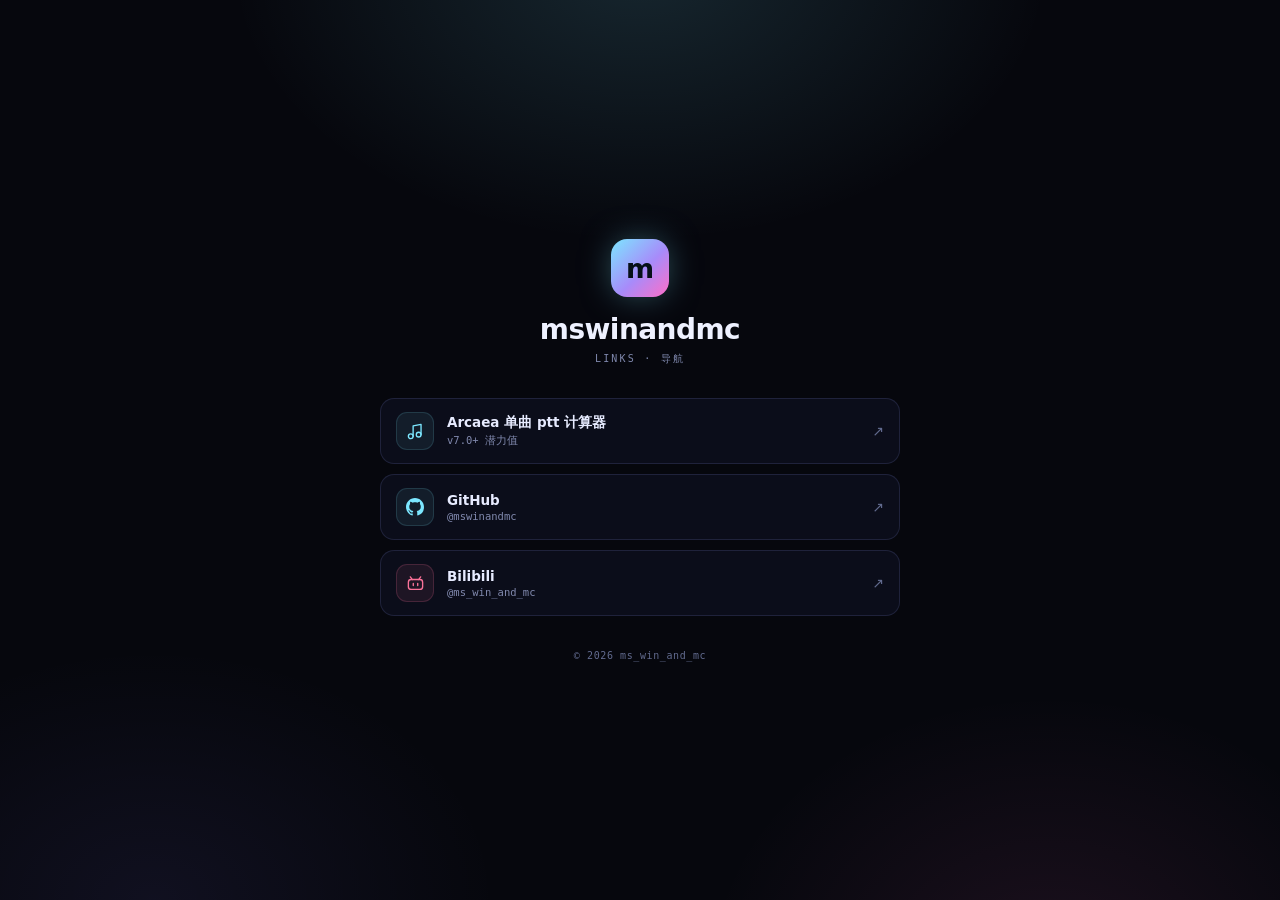
<file: index.html>
<!DOCTYPE html>
<html lang="zh-CN">
<head>
<meta charset="UTF-8" />
<meta name="viewport" content="width=device-width, initial-scale=1" />
<title>ms_win_and_mc的神秘小网站</title>
<meta name="theme-color" content="#06070d" />
<link rel="canonical" href="https://mswinandmc.github.io/" />
<link rel="icon" href="favicon.svg" type="image/svg+xml" />
<link rel="stylesheet" href="styles.css" />
</head>
<body>
<div class="bg" aria-hidden="true"></div>

<main class="page">
  <header class="head">
    <div class="mark" aria-hidden="true">m</div>
    <h1>mswinandmc</h1>
    <p class="sub">LINKS · 导航</p>
  </header>

  <nav class="links" aria-label="链接">
    <a class="link" href="arcaea-ptt/index.html">
      <span class="ico" aria-hidden="true">
        <svg viewBox="0 0 24 24" width="19" height="19" fill="none" stroke="currentColor" stroke-width="1.7" stroke-linecap="round" stroke-linejoin="round">
          <path d="M9 18V5l10-2v13" />
          <circle cx="6" cy="18" r="3" />
          <circle cx="16" cy="16" r="3" />
        </svg>
      </span>
      <span class="txt">
        <b>Arcaea 单曲 ptt 计算器</b>
        <small>v7.0+ 潜力值</small>
      </span>
      <span class="arrow" aria-hidden="true">↗</span>
    </a>

    <a class="link" href="https://github.com/mswinandmc" target="_blank" rel="noreferrer">
      <span class="ico" aria-hidden="true">
        <svg viewBox="0 0 16 16" width="18" height="18" fill="currentColor"><path d="M8 0C3.58 0 0 3.58 0 8c0 3.54 2.29 6.53 5.47 7.59.4.07.55-.17.55-.38 0-.19-.01-.82-.01-1.49-2.01.37-2.53-.49-2.69-.94-.09-.23-.48-.94-.82-1.13-.28-.15-.68-.52-.01-.53.63-.01 1.08.58 1.23.82.72 1.21 1.87.87 2.33.66.07-.52.28-.87.51-1.07-1.78-.2-3.64-.89-3.64-3.95 0-.87.31-1.59.82-2.15-.08-.2-.36-1.02.08-2.12 0 0 .67-.21 2.2.82.64-.18 1.32-.27 2-.27s1.36.09 2 .27c1.53-1.04 2.2-.82 2.2-.82.44 1.1.16 1.92.08 2.12.51.56.82 1.27.82 2.15 0 3.07-1.87 3.75-3.65 3.95.29.25.54.73.54 1.48 0 1.07-.01 1.93-.01 2.2 0 .21.15.46.55.38A8.01 8.01 0 0 0 16 8c0-4.42-3.58-8-8-8Z"/></svg>
      </span>
      <span class="txt">
        <b>GitHub</b>
        <small>@mswinandmc</small>
      </span>
      <span class="arrow" aria-hidden="true">↗</span>
    </a>

    <a class="link link--bili" href="https://space.bilibili.com/en/496241761" target="_blank" rel="noreferrer">
      <span class="ico" aria-hidden="true">
        <svg viewBox="0 0 24 24" width="19" height="19" fill="none" stroke="currentColor" stroke-width="1.7" stroke-linecap="round" stroke-linejoin="round">
          <rect x="3" y="7" width="18" height="12.5" rx="3.5" />
          <path d="M8 7 5.5 3.6M16 7l2.5-3.4" />
          <path d="M9.2 12v2.6M14.8 12v2.6" />
        </svg>
      </span>
      <span class="txt">
        <b>Bilibili</b>
        <small>@ms_win_and_mc</small>
      </span>
      <span class="arrow" aria-hidden="true">↗</span>
    </a>
  </nav>

  <footer class="foot">© 2026 ms_win_and_mc</footer>
</main>
</body>
</html>
</file>
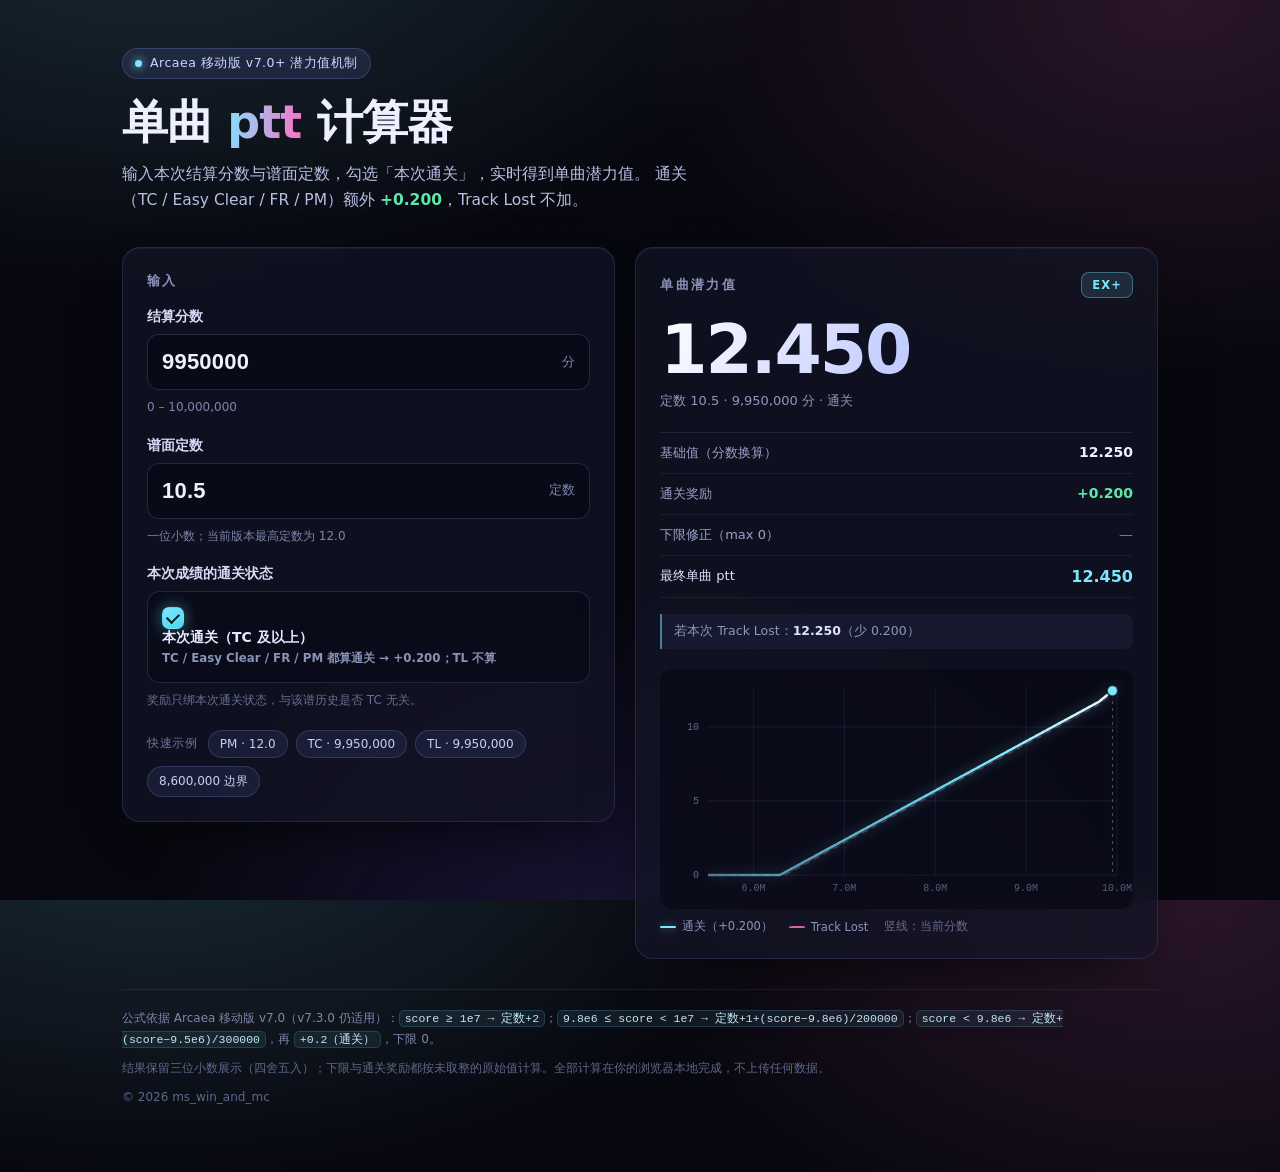
<file: arcaea-ptt/index.html>
<!DOCTYPE html>
<html lang="zh-CN">
<head>
<meta charset="UTF-8" />
<meta name="viewport" content="width=device-width, initial-scale=1" />
<link rel="icon" href="../favicon.svg" type="image/svg+xml" />
<title>Arcaea 单曲 ptt 计算器 · v7.0+</title>
<meta name="description" content="Arcaea v7.0+ 单曲潜力值计算器：输入结算分数与谱面定数，勾选是否通关（TC），自动计入 +0.200 通关奖励。" />
<link rel="stylesheet" href="styles.css" />
</head>
<body>
<div class="bg-glow" aria-hidden="true"></div>

<div class="wrap">
  <header class="hero">
    <div class="badge"><span class="dot"></span>Arcaea 移动版 v7.0+ 潜力值机制</div>
    <h1>单曲 <span class="accent">ptt</span> 计算器</h1>
    <p class="lede">
      输入本次结算分数与谱面定数，勾选「本次通关」，实时得到单曲潜力值。
      通关（TC / Easy Clear / FR / PM）额外 <b>+0.200</b>，Track Lost 不加。
    </p>
  </header>

  <main class="grid">
    <!-- ── 输入 ── -->
    <section class="card" aria-labelledby="input-title">
      <h2 id="input-title" class="card-title">输入</h2>

      <div class="field">
        <label for="score">结算分数</label>
        <div class="input-row">
          <input id="score" type="number" inputmode="numeric" min="0" max="10002200" step="1"
                 value="9950000" placeholder="例如 9950000" autocomplete="off" />
          <span class="unit">分</span>
        </div>
        <p class="hint">0 – 10,000,000</p>
      </div>

      <div class="field">
        <label for="diff">谱面定数</label>
        <div class="input-row">
          <input id="diff" type="number" inputmode="decimal" min="0" max="12" step="0.1"
                 value="10.5" placeholder="例如 10.5" autocomplete="off" />
          <span class="unit">定数</span>
        </div>
        <p class="hint">一位小数；当前版本最高定数为 12.0</p>
      </div>

      <div class="field">
        <span class="label-like">本次成绩的通关状态</span>
        <label class="check" for="clear">
          <input id="clear" type="checkbox" checked />
          <span class="box" aria-hidden="true"></span>
          <span class="check-text">
            <b>本次通关（TC 及以上）</b>
            <small>TC / Easy Clear / FR / PM 都算通关 → +0.200；TL 不算</small>
          </span>
        </label>
        <p class="hint muted">奖励只绑本次通关状态，与该谱历史是否 TC 无关。</p>
      </div>

      <div class="presets">
        <span class="presets-label">快速示例</span>
        <button type="button" class="chip" data-score="10000000" data-diff="12.0" data-clear="1">PM · 12.0</button>
        <button type="button" class="chip" data-score="9950000" data-diff="10.5" data-clear="1">TC · 9,950,000</button>
        <button type="button" class="chip" data-score="9950000" data-diff="10.5" data-clear="0">TL · 9,950,000</button>
        <button type="button" class="chip" data-score="8600000" data-diff="9.0" data-clear="0">8,600,000 边界</button>
      </div>
    </section>

    <!-- ── 结果 ── -->
    <section class="card result" aria-labelledby="result-title">
      <div class="result-head">
        <h2 id="result-title" class="card-title">单曲潜力值</h2>
        <span id="grade" class="grade">EX+</span>
      </div>

      <div class="big" id="ptt" aria-live="polite">12.450</div>
      <div class="big-sub" id="summary">定数 10.5 · 9,950,000 分 · 通关</div>

      <dl class="breakdown" id="breakdown">
        <div><dt>基础值（分数换算）</dt><dd id="row-base">12.250</dd></div>
        <div><dt>通关奖励</dt><dd id="row-bonus" class="plus">+0.200</dd></div>
        <div><dt>下限修正（max 0）</dt><dd id="row-floor" class="dim">—</dd></div>
        <div class="total"><dt>最终单曲 ptt</dt><dd id="row-total">12.450</dd></div>
      </dl>

      <p class="compare" id="compare">若本次 Track Lost：<b>12.250</b>（少 0.200）</p>

      <div class="chart-box">
        <canvas id="chart" height="220" aria-label="ptt 随分数变化曲线"></canvas>
        <div class="legend">
          <span><i class="sw sw-tc"></i>通关（+0.200）</span>
          <span><i class="sw sw-tl"></i>Track Lost</span>
          <span class="legend-now">竖线：当前分数</span>
        </div>
      </div>

      <p class="warn" id="warn" hidden></p>
    </section>
  </main>

  <footer class="foot">
    <p>公式依据 Arcaea 移动版 v7.0（v7.3.0 仍适用）：<code>score ≥ 1e7 → 定数+2</code>；<code>9.8e6 ≤ score &lt; 1e7 → 定数+1+(score−9.8e6)/200000</code>；<code>score &lt; 9.8e6 → 定数+(score−9.5e6)/300000</code>，再 <code>+0.2（通关）</code>，下限 0。</p>
    <p class="muted">结果保留三位小数展示（四舍五入）；下限与通关奖励都按未取整的原始值计算。全部计算在你的浏览器本地完成，不上传任何数据。</p>
    <p class="muted">© 2026 ms_win_and_mc</p>
</footer>
</div>
<script src="app.js"></script>
</body>
</html>
</file>
<file: styles.css>
:root {
  --bg: #06070d;
  --ink: #eef1ff;
  --muted: #8b93b8;
  --faint: #626b8f;
  --cyan: #7ce7ff;
  --pink: #ff6ec7;
  --violet: #a78bfa;
  --line: rgba(150, 165, 255, .14);
  --mono: ui-monospace, "Cascadia Code", Consolas, "SFMono-Regular", monospace;
  --sans: "Segoe UI", "PingFang SC", "Microsoft YaHei", system-ui, -apple-system, sans-serif;
}

* { box-sizing: border-box; }

body {
  margin: 0;
  min-height: 100vh;
  min-height: 100svh;
  display: grid;
  place-items: center;
  padding: 32px 0;
  background: var(--bg);
  color: var(--ink);
  font-family: var(--sans);
  -webkit-font-smoothing: antialiased;
  overflow-x: hidden;
}

::selection { background: rgba(124, 231, 255, .26); color: #fff; }

.bg {
  position: fixed;
  inset: 0;
  z-index: -1;
  pointer-events: none;
  background:
    radial-gradient(620px 420px at 50% -4%, rgba(124, 231, 255, .14), transparent 66%),
    radial-gradient(520px 420px at 82% 108%, rgba(255, 110, 199, .09), transparent 66%),
    radial-gradient(520px 380px at 12% 100%, rgba(139, 124, 255, .08), transparent 66%),
    #06070d;
}

.page {
  width: min(calc(100% - 40px), 520px);
  text-align: center;
}

.mark {
  width: 58px;
  height: 58px;
  margin: 0 auto 16px;
  border-radius: 16px;
  display: grid;
  place-items: center;
  font-size: 27px;
  font-weight: 800;
  color: #061018;
  background: linear-gradient(135deg, var(--cyan), var(--violet) 55%, var(--pink));
  box-shadow: 0 0 36px -8px rgba(124, 231, 255, .55);
}

h1 {
  margin: 0 0 6px;
  font-size: 28px;
  font-weight: 700;
  letter-spacing: -.02em;
}

.sub {
  margin: 0;
  font-family: var(--mono);
  font-size: 10px;
  letter-spacing: .22em;
  color: #7f88ad;
}

.links {
  display: grid;
  gap: 10px;
  margin-top: 32px;
  text-align: left;
}

.link {
  display: flex;
  align-items: center;
  gap: 13px;
  padding: 13px 15px;
  border: 1px solid var(--line);
  border-radius: 14px;
  background: rgba(15, 17, 32, .72);
  color: inherit;
  text-decoration: none;
  transition: transform .2s, border-color .2s, background .2s;
}
.link:hover {
  transform: translateY(-2px);
  border-color: rgba(124, 231, 255, .38);
  background: rgba(124, 231, 255, .055);
}

.ico {
  flex: 0 0 auto;
  width: 38px;
  height: 38px;
  border-radius: 11px;
  display: grid;
  place-items: center;
  color: var(--cyan);
  background: rgba(124, 231, 255, .07);
  border: 1px solid rgba(124, 231, 255, .14);
}

.link--bili:hover {
  border-color: rgba(251, 114, 153, .42);
  background: rgba(251, 114, 153, .075);
}
.link--bili .ico {
  color: #fb7299;
  background: rgba(251, 114, 153, .08);
  border-color: rgba(251, 114, 153, .18);
}
.link.link--bili:hover .arrow {
  color: #fb7299;
}

.txt {
  flex: 1;
  min-width: 0;
  display: flex;
  flex-direction: column;
  gap: 2px;
}
.txt b {
  overflow: hidden;
  color: #e7ebff;
  font-size: 13.5px;
  font-weight: 600;
  white-space: nowrap;
  text-overflow: ellipsis;
}
.txt small {
  color: #8189ae;
  font-family: var(--mono);
  font-size: 10.5px;
}

.arrow {
  color: var(--faint);
  font-size: 14px;
  transition: color .2s, transform .2s;
}
.link:hover .arrow {
  color: var(--cyan);
  transform: translate(2px, -2px);
}

.foot {
  margin-top: 34px;
  color: var(--faint);
  font-family: var(--mono);
  font-size: 10px;
  letter-spacing: .06em;
}

a:focus-visible {
  outline: 2px solid var(--cyan);
  outline-offset: 3px;
  border-radius: 8px;
}

@media (max-width: 420px) {
  .page { width: calc(100% - 32px); }
  h1 { font-size: 25px; }
  .link { padding: 12px 13px; }
  .txt b { font-size: 13px; }
}

@media (prefers-reduced-motion: reduce) {
  * { transition-duration: .01ms !important; }
}
</file>
<file: arcaea-ptt/styles.css>
:root {
  --bg: #07070f;
  --card: rgba(20, 21, 38, 0.72);
  --card-brd: rgba(140, 150, 255, 0.16);
  --txt: #eef0ff;
  --muted: #9aa0c4;
  --accent: #7ce7ff;
  --accent2: #ff6ec7;
  --plus: #5ce8a8;
  --minus: #ff7a8a;
  --radius: 18px;
}

* { box-sizing: border-box; }

html, body { height: 100%; }

body {
  margin: 0;
  min-height: 100%;
  background:
    radial-gradient(1100px 620px at 12% -10%, rgba(124, 231, 255, 0.16), transparent 60%),
    radial-gradient(900px 600px at 92% 0%, rgba(255, 110, 199, 0.14), transparent 62%),
    radial-gradient(800px 700px at 50% 115%, rgba(120, 90, 255, 0.20), transparent 65%),
    var(--bg);
  color: var(--txt);
  font-family: "Segoe UI", "PingFang SC", "Microsoft YaHei", system-ui, -apple-system, sans-serif;
  -webkit-font-smoothing: antialiased;
}

.bg-glow {
  position: fixed;
  inset: 0;
  pointer-events: none;
  background-image: radial-gradient(rgba(255,255,255,0.05) 1px, transparent 1px);
  background-size: 22px 22px;
  mask-image: radial-gradient(circle at 50% 30%, #000 0%, transparent 78%);
  opacity: .5;
}

.wrap {
  position: relative;
  max-width: 1080px;
  margin: 0 auto;
  padding: 48px 22px 56px;
}

/* ── hero ── */
.hero { margin-bottom: 34px; }

.badge {
  display: inline-flex; align-items: center; gap: 8px;
  font-size: 12.5px; letter-spacing: .04em;
  color: #cfd6ff;
  background: rgba(120, 140, 255, .12);
  border: 1px solid rgba(140, 160, 255, .22);
  padding: 6px 12px; border-radius: 999px;
}
.dot {
  width: 7px; height: 7px; border-radius: 50%;
  background: var(--accent);
  box-shadow: 0 0 10px var(--accent);
  animation: pulse 2.4s ease-in-out infinite;
}
@keyframes pulse { 50% { opacity: .35; } }

h1 {
  font-size: clamp(30px, 5vw, 46px);
  line-height: 1.12;
  margin: 18px 0 12px;
  letter-spacing: -0.02em;
  font-weight: 700;
}
h1 .accent {
  background: linear-gradient(100deg, var(--accent), var(--accent2));
  -webkit-background-clip: text; background-clip: text;
  color: transparent;
}
.lede {
  margin: 0; max-width: 60ch;
  color: #b9bfe2; font-size: 15.5px; line-height: 1.7;
}
.lede b { color: var(--plus); }

/* ── layout ── */
.grid {
  display: grid;
  grid-template-columns: minmax(0, 1fr) minmax(0, 1.06fr);
  gap: 20px;
  align-items: start;
}
@media (max-width: 860px) { .grid { grid-template-columns: 1fr; } }

.card {
  background: var(--card);
  border: 1px solid var(--card-brd);
  border-radius: var(--radius);
  padding: 24px;
  backdrop-filter: blur(14px);
  box-shadow: 0 22px 60px -30px rgba(0,0,0,.9), inset 0 1px 0 rgba(255,255,255,.05);
}

.card-title {
  margin: 0 0 18px;
  font-size: 13px;
  letter-spacing: .18em;
  text-transform: uppercase;
  color: #8b93bd;
  font-weight: 600;
}

/* ── fields ── */
.field { margin-bottom: 20px; }

.field > label,
.label-like {
  display: block;
  font-size: 13.5px;
  color: #d6daf6;
  margin-bottom: 8px;
  font-weight: 600;
}

.input-row {
  display: flex; align-items: center; gap: 10px;
  background: rgba(8, 9, 22, .72);
  border: 1px solid rgba(130, 145, 220, .22);
  border-radius: 12px;
  padding: 0 14px;
  transition: border-color .18s, box-shadow .18s, background .18s;
}
.input-row:focus-within {
  border-color: rgba(124, 231, 255, .6);
  box-shadow: 0 0 0 3px rgba(124, 231, 255, .12);
  background: rgba(10, 12, 28, .9);
}

input[type="number"] {
  flex: 1; min-width: 0;
  background: none; border: 0; outline: none;
  color: var(--txt);
  font-size: 22px;
  font-variant-numeric: tabular-nums;
  font-weight: 600;
  padding: 14px 0;
  letter-spacing: .01em;
}
input[type="number"]::-webkit-outer-spin-button,
input[type="number"]::-webkit-inner-spin-button { -webkit-appearance: none; margin: 0; }
input[type="number"] { -moz-appearance: textfield; appearance: textfield; }

.unit { font-size: 12.5px; color: #7f87ae; white-space: nowrap; }

.hint { margin: 8px 0 0; font-size: 12px; color: #7c84ab; line-height: 1.55; }
.hint.muted { color: #666e94; }

/* ── checkbox ── */
.check {
  display: flex; gap: 12px; align-items: flex-start;
  padding: 14px;
  border-radius: 13px;
  background: rgba(8, 9, 22, .6);
  border: 1px solid rgba(130, 145, 220, .2);
  cursor: pointer;
  transition: border-color .18s, background .18s, transform .12s;
}
.check:hover { border-color: rgba(140, 160, 255, .38); }
.check:active { transform: scale(.995); }
.check input { position: absolute; opacity: 0; width: 0; height: 0; }

.check .box {
  flex: 0 0 auto;
  width: 22px; height: 22px; margin-top: 1px;
  border-radius: 7px;
  border: 1.5px solid rgba(150, 165, 235, .5);
  background: rgba(255,255,255,.03);
  display: grid; place-items: center;
  transition: all .18s;
}
.check .box::after {
  content: "";
  width: 10px; height: 6px;
  border-left: 2.2px solid #04131a;
  border-bottom: 2.2px solid #04131a;
  transform: rotate(-45deg) scale(.4);
  opacity: 0;
  transition: all .18s;
  margin-top: -3px;
}
.check input:checked + .box {
  background: linear-gradient(150deg, var(--accent), #4bd6f0);
  border-color: transparent;
  box-shadow: 0 0 16px rgba(124, 231, 255, .45);
}
.check input:checked + .box::after { opacity: 1; transform: rotate(-45deg) scale(1); }
.check input:focus-visible + .box { outline: 2px solid rgba(124,231,255,.8); outline-offset: 2px; }

.check-text b { display: block; font-size: 14px; color: #e7eaff; font-weight: 600; }
.check-text small { display: block; margin-top: 3px; font-size: 11.8px; color: #8a92b8; line-height: 1.5; }

/* ── presets ── */
.presets { margin-top: 4px; display: flex; flex-wrap: wrap; gap: 8px; align-items: center; }
.presets-label { font-size: 11.5px; color: #6f779d; letter-spacing: .06em; margin-right: 2px; }
.chip {
  font: inherit; font-size: 12px;
  color: #c8cef2;
  background: rgba(120, 140, 255, .1);
  border: 1px solid rgba(140, 160, 255, .2);
  border-radius: 999px;
  padding: 6px 11px;
  cursor: pointer;
  transition: all .16s;
}
.chip:hover { background: rgba(124, 231, 255, .16); border-color: rgba(124,231,255,.5); color: #fff; }

/* ── result ── */
.result-head { display: flex; align-items: center; justify-content: space-between; gap: 12px; }
.result-head .card-title { margin-bottom: 0; }

.grade {
  font-size: 11.5px; font-weight: 700; letter-spacing: .1em;
  padding: 5px 10px; border-radius: 8px;
  background: rgba(124, 231, 255, .12);
  border: 1px solid rgba(124, 231, 255, .35);
  color: var(--accent);
}

.big {
  font-size: clamp(46px, 8vw, 68px);
  font-weight: 700;
  letter-spacing: -0.03em;
  line-height: 1;
  margin: 18px 0 8px;
  font-variant-numeric: tabular-nums;
  background: linear-gradient(120deg, #ffffff, #b8c4ff 60%, var(--accent));
  -webkit-background-clip: text; background-clip: text; color: transparent;
  transition: opacity .2s;
}
.big-sub { font-size: 13px; color: #8f97bd; margin-bottom: 22px; }

.breakdown {
  margin: 0 0 16px; padding: 0;
  border-top: 1px solid rgba(140, 150, 220, .14);
}
.breakdown > div {
  display: flex; justify-content: space-between; gap: 10px;
  padding: 11px 0;
  border-bottom: 1px solid rgba(140, 150, 220, .1);
}
.breakdown dt { font-size: 13px; color: #9aa2c8; }
.breakdown dd { margin: 0; font-size: 14px; font-weight: 600; font-variant-numeric: tabular-nums; }
.breakdown .plus { color: var(--plus); }
.breakdown .dim { color: #6d759b; font-weight: 500; }
.breakdown .total dt { color: #dfe3ff; }
.breakdown .total dd { color: var(--accent); font-size: 16px; }
.breakdown .zero dd { color: var(--minus); }

.compare {
  margin: 0 0 20px; font-size: 12.5px; color: #8f97bd;
  background: rgba(120, 140, 255, .07);
  border-left: 2px solid rgba(124, 231, 255, .5);
  padding: 9px 12px; border-radius: 0 8px 8px 0;
}
.compare b { color: #dfe3ff; font-variant-numeric: tabular-nums; }

.chart-box { position: relative; }
canvas { width: 100%; display: block; border-radius: 12px; background: rgba(6, 7, 18, .55); }
.chart-note { margin: 9px 0 0; font-size: 11.5px; color: #6f779d; }

.legend {
  display: flex; flex-wrap: wrap; gap: 16px;
  margin-top: 10px; font-size: 11.5px; color: #8b93bd;
}
.legend span { display: inline-flex; align-items: center; gap: 6px; }
.legend .sw { width: 16px; height: 0; border-top-width: 2.4px; border-top-style: solid; border-radius: 2px; }
.legend .sw-tc { border-color: #7ce7ff; box-shadow: 0 0 8px rgba(124,231,255,.6); }
.legend .sw-tl { border-color: rgba(255,110,199,.85); border-top-style: dashed; }
.legend-now { color: #646c92; }

.warn {
  margin: 14px 0 0; font-size: 12.5px; line-height: 1.55;
  color: #ffd0a8;
  background: rgba(255, 160, 80, .1);
  border: 1px solid rgba(255, 160, 80, .3);
  border-radius: 10px; padding: 10px 12px;
}

/* ── footer ── */
.foot { margin-top: 30px; padding-top: 18px; border-top: 1px solid rgba(140,150,220,.12); }
.foot p { margin: 0 0 8px; font-size: 12px; line-height: 1.75; color: #7e86ac; }
.foot code {
  font-family: ui-monospace, "Cascadia Code", Consolas, monospace;
  font-size: 11.5px;
  background: rgba(124, 231, 255, .08);
  border: 1px solid rgba(124, 231, 255, .16);
  padding: 1px 5px; border-radius: 5px;
  color: #bfe9f5;
}
.foot .muted { color: #5f6789; }
</file>
